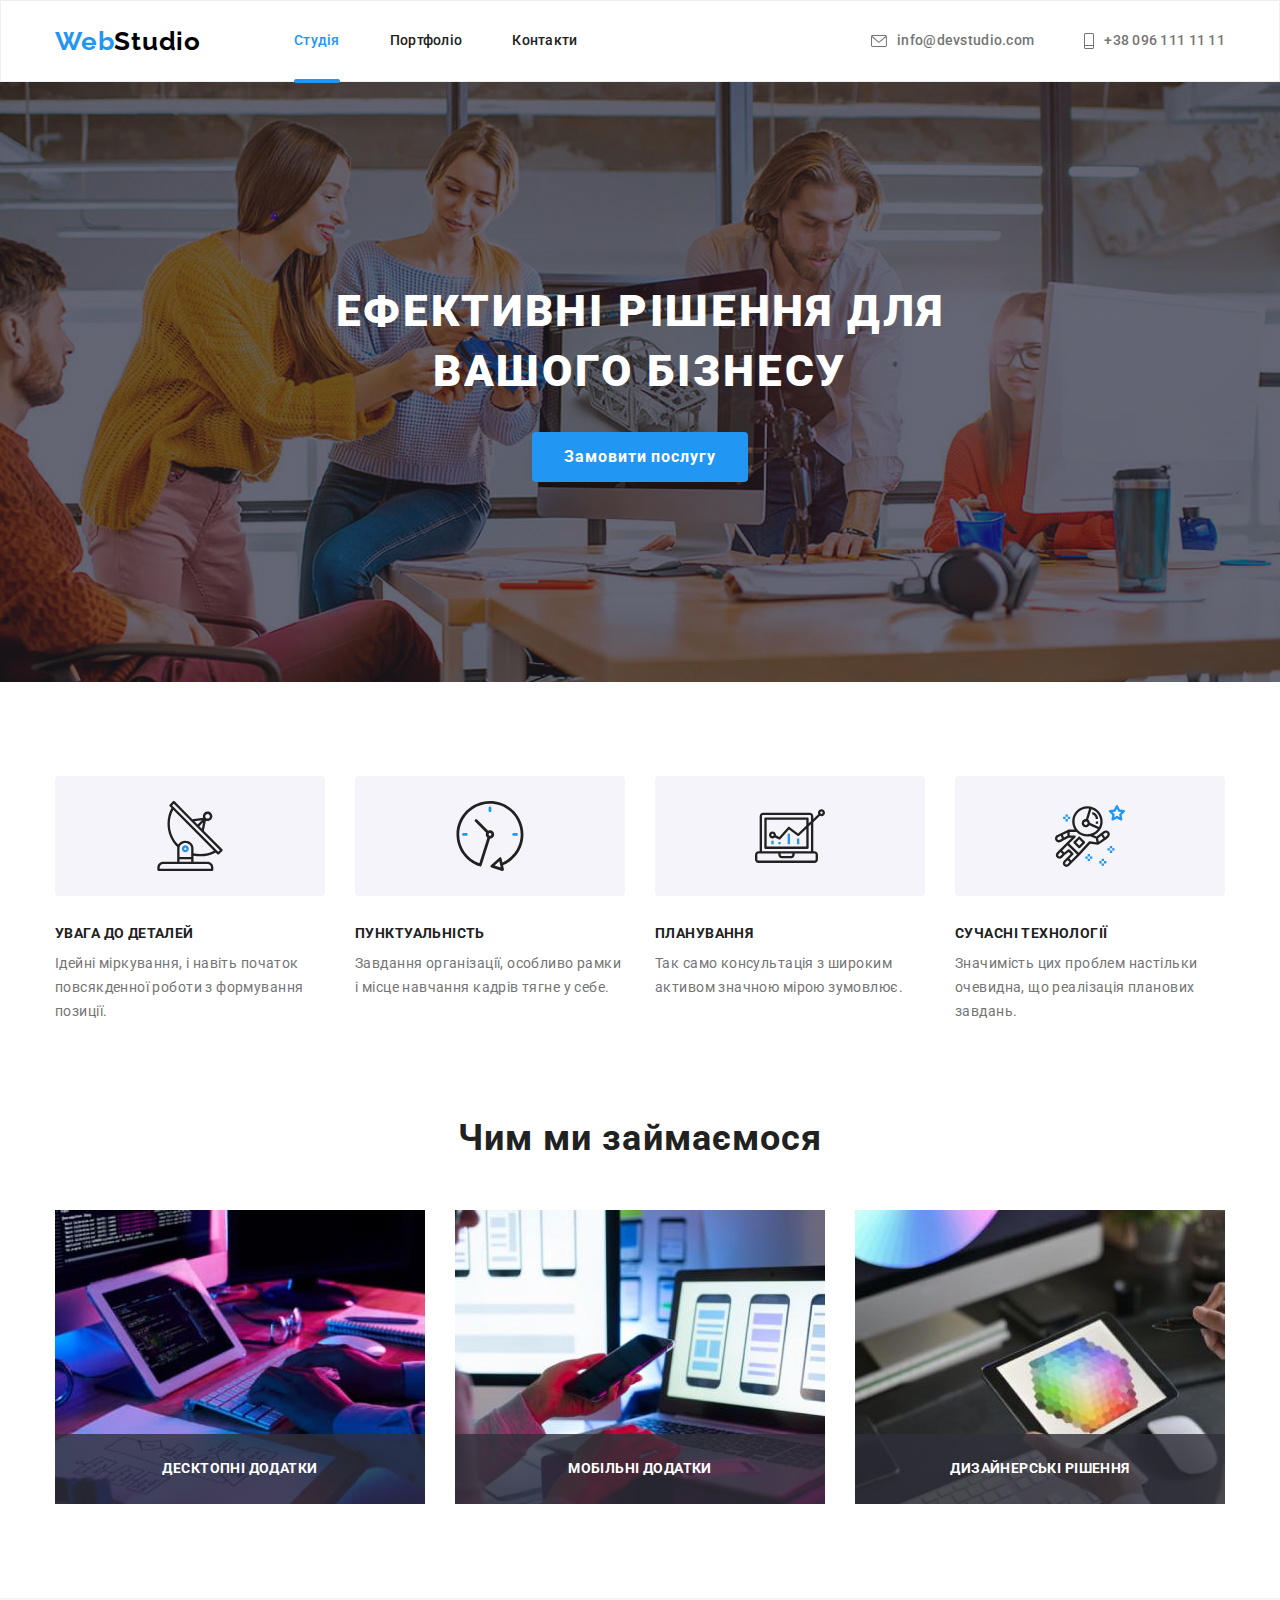
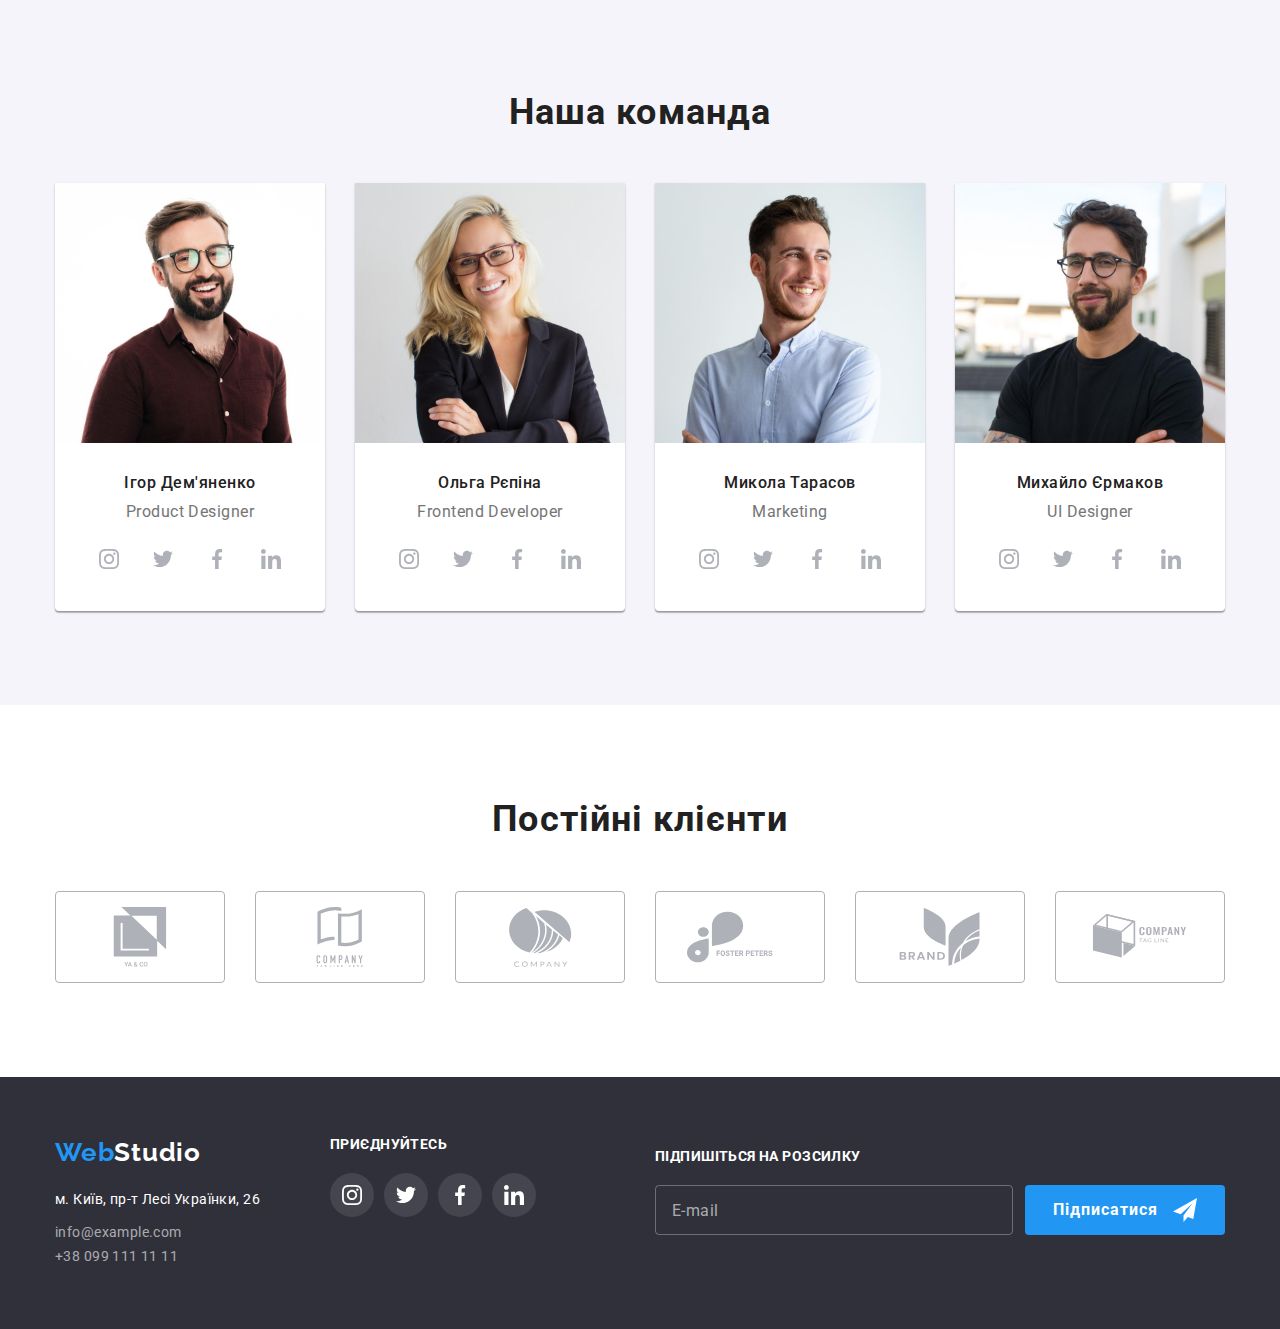
<file: index.html>
<!DOCTYPE html>
<html lang="uk">
  <head>
    <meta charset="UTF-8" />
    <meta http-equiv="X-UA-Compatible" content="IE=edge" />
    <meta name="viewport" content="width=device-width, initial-scale=1.0" />
    <title>WebStudio</title>
    <link rel="preconnect" href="https://fonts.googleapis.com" />
    <link rel="preconnect" href="https://fonts.gstatic.com" crossorigin />
    <link
      href="https://fonts.googleapis.com/css2?family=Raleway:wght@700&family=Roboto:wght@400;500;700;900&display=swap"
      rel="stylesheet"
    />
    <link rel="stylesheet" href="./css/main.min.css" />
  </head>
  <body class="page">
    <!--Шапка сайту-->
    <header class="page-header">
      <div class="container">
        <div class="page-header__box">
          <nav class="site-nav">
            <a href="./" lang="en" class="logo link"
              >Web<span class="page-header__logo">Studio</span></a
            >
            <ul class="site-nav__list list">
              <li class="site-nav__item">
                <a href="" class="site-nav__link site-nav__link--current link"
                  >Студія</a
                >
              </li>
              <li class="site-nav__item">
                <a href="./portfolio.html" class="site-nav__link link"
                  >Портфоліо</a
                >
              </li>
              <li class="site-nav__item">
                <a href="" class="site-nav__link link">Контакти</a>
              </li>
            </ul>
          </nav>
          <ul class="header-contacts__list list">
            <li class="header-contacts__item">
              <a
                href="mailto:info@devstudio.com"
                class="header-contacts__link link"
                ><svg class="header-contacts__icon" width="16" height="12">
                  <use href="./images/sprite.svg#icon-mail"></use>
                </svg>
                info@devstudio.com</a
              >
            </li>
            <li class="header-contacts__item">
              <a href="tel:+380961111111" class="header-contacts__link link"
                ><svg class="header-contacts__icon" width="10" height="16">
                  <use href="./images/sprite.svg#icon-tel"></use>
                </svg>
                +38 096 111 11 11</a
              >
            </li>
          </ul>
        </div>
        <div class="mob-menu-box">
          <a href="./" lang="en" class="logo link"
            >Web<span class="page-header__logo">Studio</span></a
          >
          <button type="button" class="menu-open">
            <svg
              class="mob-menu__icon--menu"
              aria-label="Перемикач мобільного меню"
            >
              <use href="./images/sprite.svg#icon-menu"></use>
            </svg>
          </button>
        </div>
      </div>
      <div class="mob-menu is-hidden">
        <div class="container">
          <div class="mob-menu__top">
            <button type="button" class="menu-close">
              <svg
                class="mob-menu__icon--cross"
                aria-label="Перемикач мобільного меню"
              >
                <use href="./images/sprite.svg#icon-X"></use>
              </svg>
            </button>
            <nav class="mob-nav">
              <ul class="mob-nav__list list">
                <li class="mob-nav__item">
                  <a href="./index.html" class="mob-nav__link current link"
                    >Студія</a
                  >
                </li>
                <li class="mob-nav__item">
                  <a href="./portfolio.html" class="mob-nav__link link"
                    >Портфоліо</a
                  >
                </li>
                <li class="mob-nav__item">
                  <a href="" class="mob-nav__link link">Контакти</a>
                </li>
              </ul>
            </nav>
          </div>
          <div class="mob-menu__bottom">
            <ul class="mob-contacts__list list">
              <li class="mob-contacts__item">
                <a href="tel:+380961111111" class="mob-contacts__tel link">
                  +38 096 111 11 11</a
                >
              </li>
              <li class="mob-contacts__item">
                <a
                  href="mailto:info@devstudio.com"
                  class="mob-contacts__mail link"
                >
                  info@devstudio.com</a
                >
              </li>
            </ul>
            <ul class="mob-soc__list">
              <li class="mob-soc__item list">
                <a href="" class="mob-soc__link link">Instagram</a>
              </li>
              <li class="mob-soc__item list">
                <a href="" class="mob-soc__link link">Twitter</a>
              </li>
              <li class="mob-soc__item list">
                <a href="" class="mob-soc__link link">Facebook</a>
              </li>
              <li class="mob-soc__item list">
                <a href="" class="mob-soc__link link">LinkedIn</a>
              </li>
            </ul>
          </div>
        </div>
      </div>
    </header>
    <main>
      <!--Блок-герой-->
      <section class="hero overlay">
        <div class="container">
          <h1 class="hero__title">Ефективні рішення для вашого бізнесу</h1>
          <button type="button" class="hero__btn" data-modal-open>
            Замовити послугу
          </button>
        </div>
      </section>
      <!--Переваги-->
      <section class="benefits section">
        <div class="container">
          <h2 class="benefits__title visually-hidden">Наші переваги</h2>
          <ul class="benefits__list list">
            <li class="benefits__item">
              <div class="benefits__icon-box">
                <svg class="benefits__icon">
                  <use href="./images/sprite.svg#icon-antenna"></use>
                </svg>
              </div>
              <h3 class="benefits__topic">УВАГА ДО ДЕТАЛЕЙ</h3>
              <p class="benefits__text">
                Ідейні міркування, і навіть початок повсякденної роботи з
                формування позиції.
              </p>
            </li>
            <li class="benefits__item">
              <div class="benefits__icon-box">
                <svg class="benefits__icon">
                  <use href="./images/sprite.svg#icon-clock"></use>
                </svg>
              </div>
              <h3 class="benefits__topic">ПУНКТУАЛЬНІСТЬ</h3>
              <p class="benefits__text">
                Завдання організації, особливо рамки і місце навчання кадрів
                тягне у себе.
              </p>
            </li>
            <li class="benefits__item">
              <div class="benefits__icon-box">
                <svg class="benefits__icon">
                  <use href="./images/sprite.svg#icon-diagram"></use>
                </svg>
              </div>
              <h3 class="benefits__topic">ПЛАНУВАННЯ</h3>
              <p class="benefits__text">
                Так само консультація з широким активом значною мірою зумовлює.
              </p>
            </li>
            <li class="benefits__item">
              <div class="benefits__icon-box">
                <svg class="benefits__icon">
                  <use href="./images/sprite.svg#icon-astronaut"></use>
                </svg>
              </div>
              <h3 class="benefits__topic">СУЧАСНІ ТЕХНОЛОГІЇ</h3>
              <p class="benefits__text">
                Значимість цих проблем настільки очевидна, що реалізація
                планових завдань.
              </p>
            </li>
          </ul>
        </div>
      </section>
      <!--Чим займаємось-->
      <section class="work section">
        <div class="container">
          <h2 class="work__title">Чим ми займаємося</h2>
          <ul class="work__list list">
            <li class="work__item">
              <img
                srcset="./images/image1.jpg 1x, ./images/image1-2x.jpg 2x"
                src="./images/image1.jpg"
                alt="Программирование"
                width="370"
                height="294"
              />
              <p class="work__text">Десктопні додатки</p>
            </li>
            <li class="work__item">
              <img
                srcset="./images/image2.jpg 1x, ./images/image2-2x.jpg 2x"
                src="./images/image2.jpg"
                alt="Разработка мобильных приложений"
                width="370"
                height="294"
              />
              <p class="work__text">Мобільні додатки</p>
            </li>
            <li class="work__item">
              <img
                srcset="./images/image3.jpg 1x, ./images/image3-2x.jpg 2x"
                src="./images/image3.jpg"
                alt="Веб-дизайн"
                width="370"
                height="294"
              />
              <p class="work__text">Дизайнерські рішення</p>
            </li>
          </ul>
        </div>
      </section>
      <!--Наша команда-->
      <section class="team section">
        <div class="container">
          <h2 class="team__title">Наша команда</h2>
          <ul class="member__list list">
            <li class="member__item">
              <picture>
                <source
                  srcset="./images/Photo1.jpg 1x, ./images/Photo1-2x.jpg 2x"
                  media="(min-width:1200px)"
                />
                <source
                  srcset="
                    ./images/Photo1-tab.jpg    1x,
                    ./images/Photo1-tab-2x.jpg 2x
                  "
                  media="(min-width:768px)"
                />
                <source
                  srcset="
                    ./images/Photo1-mob.jpg    1x,
                    ./images/Photo1-mob-2x.jpg 2x
                  "
                  media="(max-width:767px)"
                />
                <img
                  class="member__photo"
                  src="./images/Photo1-mob.jpg"
                  alt="Фото Ігор Дем'яненко"
                />
              </picture>
              <div class="member__description">
                <h3 class="member__name">Ігор Дем'яненко</h3>
                <p lang="en" class="member__position">Product Designer</p>
                <ul class="list soc-net__list">
                  <li class="soc-net__item">
                    <a href="" class="soc-net__link link">
                      <svg class="soc-net__icon" width="20" height="20">
                        <use href="./images/sprite.svg#icon-instagram"></use>
                      </svg>
                    </a>
                  </li>
                  <li class="soc-net__item">
                    <a href="" class="soc-net__link link"
                      ><svg class="soc-net__icon" width="20" height="20">
                        <use href="./images/sprite.svg#icon-twitter"></use>
                      </svg>
                    </a>
                  </li>
                  <li class="soc-net__item">
                    <a href="" class="soc-net__link link"
                      ><svg class="soc-net__icon" width="20" height="20">
                        <use href="./images/sprite.svg#icon-facebook"></use>
                      </svg>
                    </a>
                  </li>
                  <li class="soc-net__item">
                    <a href="" class="soc-net__link link"
                      ><svg class="soc-net__icon" width="20" height="20">
                        <use href="./images/sprite.svg#icon-linkedin"></use>
                      </svg>
                    </a>
                  </li>
                </ul>
              </div>
            </li>
            <li class="member__item">
              <picture>
                <source
                  srcset="./images/Photo2.jpg 1x, ./images/Photo2-2x.jpg 2x"
                  media="(min-width:1200px)"
                />
                <source
                  srcset="
                    ./images/Photo2-tab.jpg    1x,
                    ./images/Photo2-tab-2x.jpg 2x
                  "
                  media="(min-width:768px)"
                />
                <source
                  srcset="
                    ./images/Photo2-mob.jpg    1x,
                    ./images/Photo2-mob-2x.jpg 2x
                  "
                  media="(max-width:767px)"
                />
                <img
                  class="member__photo"
                  src="./images/Photo2-mob.jpg"
                  alt="Фото Ігор Дем'яненко"
                />
              </picture>
              <div class="member__description">
                <h3 class="member__name">Ольга Рєпіна</h3>
                <p lang="en" class="member__position">Frontend Developer</p>
                <ul class="list soc-net__list">
                  <li class="soc-net__item">
                    <a href="" class="soc-net__link link"
                      ><svg class="soc-net__icon" width="20" height="20">
                        <use href="./images/sprite.svg#icon-instagram"></use>
                      </svg>
                    </a>
                  </li>
                  <li class="soc-net__item">
                    <a href="" class="soc-net__link link"
                      ><svg class="soc-net__icon" width="20" height="20">
                        <use href="./images/sprite.svg#icon-twitter"></use>
                      </svg>
                    </a>
                  </li>
                  <li class="soc-net__item">
                    <a href="" class="soc-net__link link"
                      ><svg class="soc-net__icon" width="20" height="20">
                        <use href="./images/sprite.svg#icon-facebook"></use>
                      </svg>
                    </a>
                  </li>
                  <li class="soc-net__item">
                    <a href="" class="soc-net__link link"
                      ><svg class="soc-net__icon" width="20" height="20">
                        <use href="./images/sprite.svg#icon-linkedin"></use>
                      </svg>
                    </a>
                  </li>
                </ul>
              </div>
            </li>
            <li class="member__item">
              <picture>
                <source
                  srcset="./images/Photo3.jpg 1x, ./images/Photo3-2x.jpg 2x"
                  media="(min-width:1200px)"
                />
                <source
                  srcset="
                    ./images/Photo3-tab.jpg    1x,
                    ./images/Photo3-tab-2x.jpg 2x
                  "
                  media="(min-width:768px)"
                />
                <source
                  srcset="
                    ./images/Photo3-mob.jpg    1x,
                    ./images/Photo3-mob-2x.jpg 2x
                  "
                  media="(max-width:767px)"
                />
                <img
                  class="member__photo"
                  src="./images/Photo3-mob.jpg"
                  alt="Фото Ігор Дем'яненко"
                />
              </picture>
              <div class="member__description">
                <h3 class="member__name">Микола Тарасов</h3>
                <p lang="en" class="member__position">Marketing</p>
                <ul class="list soc-net__list">
                  <li class="soc-net__item">
                    <a href="" class="soc-net__link link"
                      ><svg class="soc-net__icon" width="20" height="20">
                        <use href="./images/sprite.svg#icon-instagram"></use>
                      </svg>
                    </a>
                  </li>
                  <li class="soc-net__item">
                    <a href="" class="soc-net__link link"
                      ><svg class="soc-net__icon" width="20" height="20">
                        <use href="./images/sprite.svg#icon-twitter"></use>
                      </svg>
                    </a>
                  </li>
                  <li class="soc-net__item">
                    <a href="" class="soc-net__link link"
                      ><svg class="soc-net__icon" width="20" height="20">
                        <use href="./images/sprite.svg#icon-facebook"></use>
                      </svg>
                    </a>
                  </li>
                  <li class="soc-net__item">
                    <a href="" class="soc-net__link link"
                      ><svg class="soc-net__icon" width="20" height="20">
                        <use href="./images/sprite.svg#icon-linkedin"></use>
                      </svg>
                    </a>
                  </li>
                </ul>
              </div>
            </li>
            <li class="member__item">
              <picture>
                <source
                  srcset="./images/Photo4.jpg 1x, ./images/Photo4-2x.jpg 2x"
                  media="(min-width:1200px)"
                />
                <source
                  srcset="
                    ./images/Photo4-tab.jpg    1x,
                    ./images/Photo4-tab-2x.jpg 2x
                  "
                  media="(min-width:768px)"
                />
                <source
                  srcset="
                    ./images/Photo4-mob.jpg    1x,
                    ./images/Photo4-mob-2x.jpg 2x
                  "
                  media="(max-width:767px)"
                />
                <img
                  class="member__photo"
                  src="./images/Photo4-mob.jpg"
                  alt="Фото Ігор Дем'яненко"
                />
              </picture>
              <div class="member__description">
                <h3 class="member__name">Михайло Єрмаков</h3>
                <p lang="en" class="member__position">UI Designer</p>
                <ul class="list soc-net__list">
                  <li class="soc-net__item">
                    <a href="" class="soc-net__link link"
                      ><svg class="soc-net__icon" width="20" height="20">
                        <use href="./images/sprite.svg#icon-instagram"></use>
                      </svg>
                    </a>
                  </li>
                  <li class="soc-net__item">
                    <a href="" class="soc-net__link link"
                      ><svg class="soc-net__icon" width="20" height="20">
                        <use href="./images/sprite.svg#icon-twitter"></use>
                      </svg>
                    </a>
                  </li>
                  <li class="soc-net__item">
                    <a href="" class="soc-net__link link"
                      ><svg class="soc-net__icon" width="20" height="20">
                        <use href="./images/sprite.svg#icon-facebook"></use>
                      </svg>
                    </a>
                  </li>
                  <li class="soc-net__item">
                    <a href="" class="soc-net__link link"
                      ><svg class="soc-net__icon" width="20" height="20">
                        <use href="./images/sprite.svg#icon-linkedin"></use>
                      </svg>
                    </a>
                  </li>
                </ul>
              </div>
            </li>
          </ul>
        </div>
      </section>
      <!-- Постійні клієнти -->
      <section class="clients section">
        <div class="container">
          <h2 class="clients__title">Постійні клієнти</h2>
          <ul class="clients__list list">
            <li class="clients__item">
              <a href="" class="clients__link link"
                ><svg class="clients__icon">
                  <use href="./images/sprite.svg#icon-company1"></use>
                </svg>
              </a>
            </li>
            <li class="clients__item">
              <a href="" class="clients__link link"
                ><svg class="clients__icon">
                  <use href="./images/sprite.svg#icon-company2"></use>
                </svg>
              </a>
            </li>
            <li class="clients__item">
              <a href="" class="clients__link link"
                ><svg class="clients__icon">
                  <use href="./images/sprite.svg#icon-company3"></use>
                </svg>
              </a>
            </li>
            <li class="clients__item">
              <a href="" class="clients__link link"
                ><svg class="clients__icon">
                  <use href="./images/sprite.svg#icon-company4"></use>
                </svg>
              </a>
            </li>
            <li class="clients__item">
              <a href="" class="clients__link link"
                ><svg class="clients__icon">
                  <use href="./images/sprite.svg#icon-company5"></use>
                </svg>
              </a>
            </li>
            <li class="clients__item">
              <a href="" class="clients__link link"
                ><svg class="clients__icon">
                  <use href="./images/sprite.svg#icon-company6"></use>
                </svg>
              </a>
            </li>
          </ul>
        </div>
      </section>
    </main>
    <!--Футер-->
    <footer class="footer">
      <div class="container footer__box">
        <div class="footer__tablet">
          <div>
            <div class="logo__box">
              <a href="./" lang="en" class="logo link"
                >Web<span class="footer__logo">Studio</span></a
              >
            </div>
            <address>
              <p class="footer__adress">м. Київ, пр-т Лесі Українки, 26</p>
              <ul class="list">
                <li>
                  <a
                    href="mailto:info@example.com"
                    class="footer__contacts footer__contacts--mail link"
                    >info@example.com</a
                  >
                </li>
                <li>
                  <a
                    href="tel:+380991111111"
                    class="footer__contacts footer__contacts--tel link"
                    >+38 099 111 11 11</a
                  >
                </li>
              </ul>
            </address>
          </div>
          <div class="join">
            <p class="join__text">приєднуйтесь</p>
            <ul class="join__list list">
              <li class="join__item">
                <a href="" class="join__link link"
                  ><svg class="join__icon" width="20" height="20">
                    <use href="./images/sprite.svg#icon-instagram"></use>
                  </svg>
                </a>
              </li>
              <li class="join__item">
                <a href="" class="join__link link"
                  ><svg class="join__icon" width="20" height="20">
                    <use href="./images/sprite.svg#icon-twitter"></use>
                  </svg>
                </a>
              </li>
              <li class="join__item">
                <a href="" class="join__link link"
                  ><svg class="join__icon" width="20" height="20">
                    <use href="./images/sprite.svg#icon-facebook"></use>
                  </svg>
                </a>
              </li>
              <li class="join__item">
                <a href="" class="join__link link"
                  ><svg class="join__icon" width="20" height="20">
                    <use href="./images/sprite.svg#icon-linkedin"></use>
                  </svg>
                </a>
              </li>
            </ul>
          </div>
        </div>
        <div class="sign">
          <p class="sign__text">Підпишіться на розсилку</p>
          <form class="sign__form">
            <input
              type="text"
              name="sign"
              placeholder="E-mail"
              class="sign__input"
            />
            <button type="submit" class="sign__btn">
              Підписатися
              <span
                ><svg class="sign__icon" width="24" height="24">
                  <use href="./images/sprite.svg#icon-send"></use>
                </svg>
              </span>
            </button>
          </form>
        </div>
      </div>
    </footer>
    <!-- Модальне вікно -->
    <div class="backdrop is-hidden" data-modal>
      <div class="modal__window">
        <button type="button" class="modal__close" data-modal-close>
          <svg class="modal__icon-X">
            <use href="./images/sprite.svg#icon-X"></use>
          </svg>
        </button>
        <p class="modal__title">Залиште свої дані, ми вам передзвонимо</p>
        <form class="modal__form" autocomplete="off">
          <div class="form-field">
            <label for="name" class="form-field__label">Ім'я</label>
            <div class="form-field__box">
              <input
                type="text"
                name="name"
                id="name"
                required
                class="form-field__input"
              />
              <svg class="form-field__icon" width="18" height="18">
                <use href="./images/sprite.svg#icon-person"></use>
              </svg>
            </div>
          </div>
          <div class="form-field">
            <label for="tel" class="form-field__label">Телефон</label>
            <div class="form-field__box">
              <input
                type="tel"
                name="tel"
                id="tel"
                required
                class="form-field__input"
              />
              <svg class="form-field__icon" width="18" height="18">
                <use href="./images/sprite.svg#icon-phone"></use>
              </svg>
            </div>
          </div>
          <div class="form-field">
            <label for="mail" class="form-field__label">Пошта</label>
            <div class="form-field__box">
              <input
                type="email"
                name="mail"
                id="mail"
                required
                class="form-field__input"
              />
              <svg class="form-field__icon" width="18" height="18">
                <use href="./images/sprite.svg#icon-email"></use>
              </svg>
            </div>
          </div>
          <div class="form-field">
            <label for="comment" class="form-field__label">Коментар</label>
            <textarea
              name="comment"
              id="comment"
              rows="5"
              placeholder="Введіть текст"
              class="form-field__comment"
            ></textarea>
          </div>
          <div class="check">
            <input
              type="checkbox"
              name="policy"
              id="policy"
              value="true"
              class="check__mark visually-hidden"
            />
            <label for="policy" class="check__label">
              <span
                ><svg class="check__icon" width="11" height="8">
                  <use href="./images/sprite.svg#icon-check"></use>
                </svg>
              </span>
              Погоджуюся з розсилкою та приймаю
              <a href="" class="check__link link">Умови договору</a></label
            >
          </div>
          <button type="submit" class="confirm-btn">Відправити</button>
        </form>
      </div>
    </div>
    <script src="./js/modal.js"></script>
    <script src="./js/menu.js"></script>
  </body>
</html>
</file>
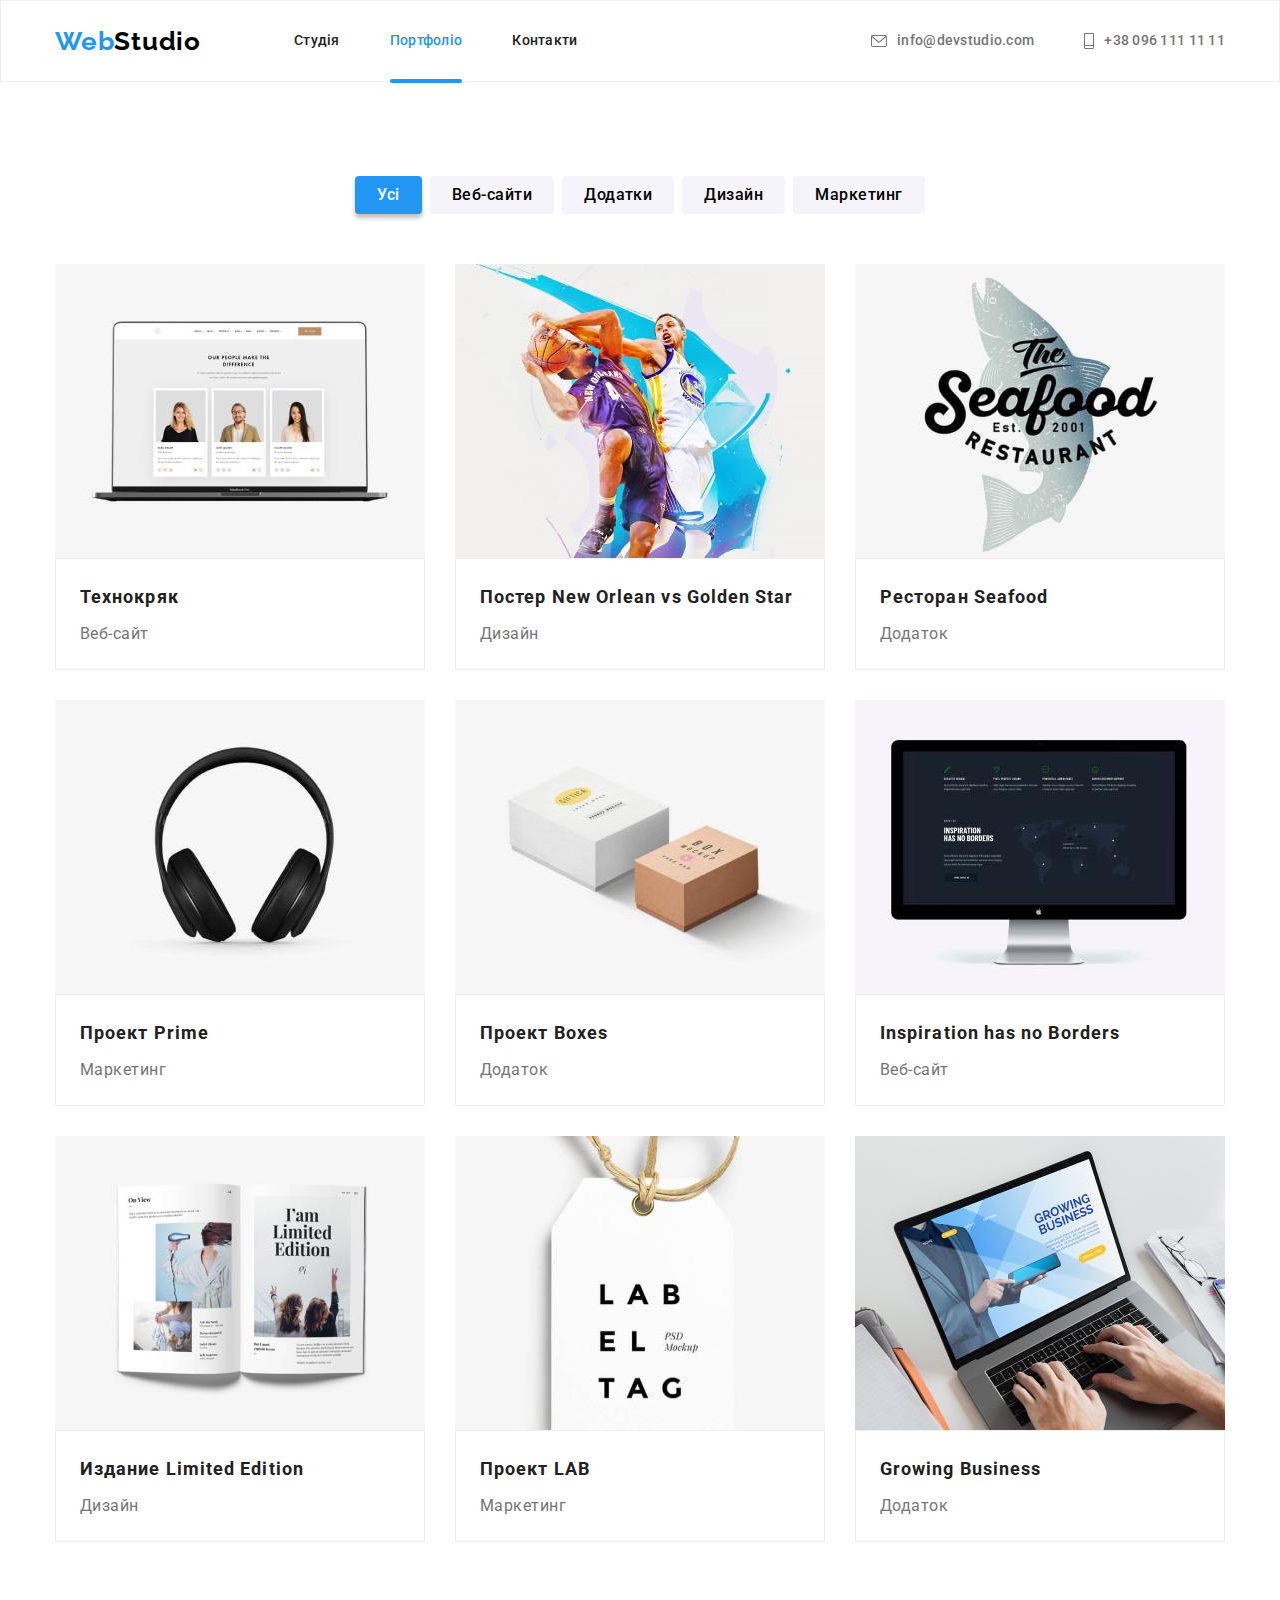
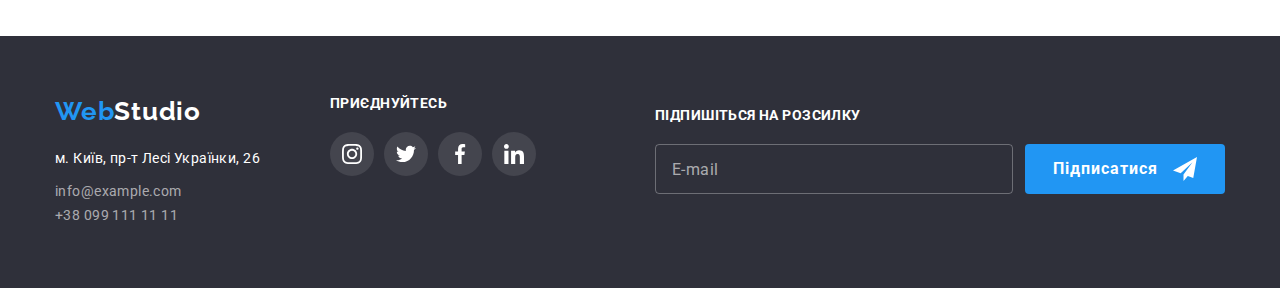
<file: portfolio.html>
<!DOCTYPE html>
<html lang="uk">
  <head>
    <meta charset="UTF-8" />
    <meta http-equiv="X-UA-Compatible" content="IE=edge" />
    <meta name="viewport" content="width=device-width, initial-scale=1.0" />
    <title>WebStudio</title>
    <link rel="preconnect" href="https://fonts.googleapis.com" />
    <link rel="preconnect" href="https://fonts.gstatic.com" crossorigin />
    <link
      href="https://fonts.googleapis.com/css2?family=Raleway:wght@700&family=Roboto:wght@400;500;700;900&display=swap"
      rel="stylesheet"
    />
    <link rel="stylesheet" href="./css/main.min.css" />
  </head>
  <body class="page">
    <!--Шапка сайта-->
    <header class="page-header">
      <div class="container">
        <div class="page-header__box">
          <nav class="site-nav">
            <a href="./" lang="en" class="logo link"
              >Web<span class="page-header__logo">Studio</span></a
            >
            <ul class="site-nav__list list">
              <li class="site-nav__item">
                <a href="./index.html" class="site-nav__link link">Студія</a>
              </li>
              <li class="site-nav__item">
                <a href="" class="site-nav__link site-nav__link--current link"
                  >Портфоліо</a
                >
              </li>
              <li class="site-nav__item">
                <a href="" class="site-nav__link link">Контакти</a>
              </li>
            </ul>
          </nav>
          <ul class="header-contacts__list list">
            <li class="header-contacts__item">
              <a
                href="mailto:info@devstudio.com"
                class="header-contacts__link link"
                ><svg class="header-contacts__icon mail">
                  <use href="./images/sprite.svg#icon-mail"></use>
                </svg>
                info@devstudio.com</a
              >
            </li>
            <li class="header-contacts__item">
              <a href="tel:+380961111111" class="header-contacts__link link"
                ><svg class="header-contacts__icon tel">
                  <use href="./images/sprite.svg#icon-tel"></use>
                </svg>
                +38 096 111 11 11</a
              >
            </li>
          </ul>
        </div>
        <div class="mob-menu-box">
          <a href="./" lang="en" class="logo link"
            >Web<span class="page-header__logo">Studio</span></a
          >
          <button type="button" class="menu-open">
            <svg
              class="mob-menu__icon--menu"
              aria-label="Перемикач мобільного меню"
            >
              <use href="./images/sprite.svg#icon-menu"></use>
            </svg>
          </button>
        </div>
      </div>
      <div class="mob-menu is-hidden">
        <div class="container">
          <div class="mob-menu__top">
            <button type="button" class="menu-close">
              <svg
                class="mob-menu__icon--cross"
                aria-label="Перемикач мобільного меню"
              >
                <use href="./images/sprite.svg#icon-X"></use>
              </svg>
            </button>
            <nav class="mob-nav">
              <ul class="mob-nav__list list">
                <li class="mob-nav__item">
                  <a href="./index.html" class="mob-nav__link link">Студія</a>
                </li>
                <li class="mob-nav__item">
                  <a href="" class="mob-nav__link current link">Портфоліо</a>
                </li>
                <li class="mob-nav__item">
                  <a href="" class="mob-nav__link link">Контакти</a>
                </li>
              </ul>
            </nav>
          </div>
          <div class="mob-menu__bottom">
            <ul class="mob-contacts__list list">
              <li class="mob-contacts__item">
                <a href="tel:+380961111111" class="mob-contacts__tel link">
                  +38 096 111 11 11</a
                >
              </li>
              <li class="mob-contacts__item">
                <a
                  href="mailto:info@devstudio.com"
                  class="mob-contacts__mail link"
                >
                  info@devstudio.com</a
                >
              </li>
            </ul>
            <ul class="mob-soc__list">
              <li class="mob-soc__item list">
                <a href="" class="mob-soc__link link">Instagram</a>
              </li>
              <li class="mob-soc__item list">
                <a href="" class="mob-soc__link link">Twitter</a>
              </li>
              <li class="mob-soc__item list">
                <a href="" class="mob-soc__link link">Facebook</a>
              </li>
              <li class="mob-soc__item list">
                <a href="" class="mob-soc__link link">LinkedIn</a>
              </li>
            </ul>
          </div>
        </div>
      </div>
    </header>
    <main>
      <section class="section">
        <div class="container">
          <h1 class="portfolio__title visually-hidden">Портфоліо</h1>
          <ul class="filter__list list">
            <li class="filter__item">
              <button type="button" class="filter__btn filter__btn--current">
                Усі
              </button>
            </li>
            <li class="filter__item">
              <button type="button" class="filter__btn">Веб-сайти</button>
            </li>
            <li class="filter__item">
              <button type="button" class="filter__btn">Додатки</button>
            </li>
            <li class="filter__item">
              <button type="button" class="filter__btn">Дизайн</button>
            </li>
            <li class="filter__item">
              <button type="button" class="filter__btn">Маркетинг</button>
            </li>
          </ul>
          <ul class="example__list list">
            <li class="example__item">
              <a href="" class="example__link link">
                <div class="example__thumb">
                  <picture>
                    <source
                      srcset="
                        ./images/technokrak.jpg    1x,
                        ./images/technokrak-2x.jpg 2x
                      "
                      media="(min-width:1200px)"
                    />
                    <source
                      srcset="
                        ./images/technokrak-tab.jpg    1x,
                        ./images/technokrak-tab-2x.jpg 2x
                      "
                      media="(min-width:768px)"
                    />
                    <source
                      srcset="
                        ./images/technokrak-mob.jpg    1x,
                        ./images/technokrak-mob-2x.jpg 2x
                      "
                      media="(max-width:767px)"
                    />
                    <img
                      class="example__img"
                      src="./images/technokrak-mob.jpg"
                      alt="Ноутбук"
                    />
                  </picture>
                  <p class="example__overlay">
                    Ресурс пропонує комплексні пропозиції з різним рівнем
                    функціоналу та сервісів. Все це дозволить відвідувачу
                    отримати вичерпні відомості про компанію чи приватну особу.
                  </p>
                </div>
                <div class="example__description">
                  <h2 class="example__title">Технокряк</h2>
                  <p class="example__text">Веб-сайт</p>
                </div>
              </a>
            </li>
            <li class="example__item">
              <a href="" class="example__link link">
                <div class="example__thumb">
                  <picture>
                    <source
                      srcset="
                        ./images/New-Orlean.jpg    1x,
                        ./images/New-Orlean-2x.jpg 2x
                      "
                      media="(min-width:1200px)"
                    />
                    <source
                      srcset="
                        ./images/New-Orlean-tab.jpg    1x,
                        ./images/New-Orlean-tab-2x.jpg 2x
                      "
                      media="(min-width:768px)"
                    />
                    <source
                      srcset="
                        ./images/New-Orlean-mob.jpg    1x,
                        ./images/New-Orlean-mob-2x.jpg 2x
                      "
                      media="(max-width:767px)"
                    />
                    <img
                      class="example__img"
                      src="./images/New-Orlean-mob.jpg"
                      alt="Постер New Orlean vs Golden Star"
                    />
                  </picture>
                  <p class="example__overlay">
                    Ресурс пропонує комплексні пропозиції з різним рівнем
                    функціоналу та сервісів. Все це дозволить відвідувачу
                    отримати вичерпні відомості про компанію чи приватну особу.
                  </p>
                </div>
                <div class="example__description">
                  <h2 class="example__title">
                    Постер <span lang="en">New Orlean vs Golden Star</span>
                  </h2>
                  <p class="example__text">Дизайн</p>
                </div>
              </a>
            </li>
            <li class="example__item">
              <a href="" class="example__link link">
                <div class="example__thumb">
                  <picture>
                    <source
                      srcset="
                        ./images/seafood.jpg    1x,
                        ./images/seafood-2x.jpg 2x
                      "
                      media="(min-width:1200px)"
                    />
                    <source
                      srcset="
                        ./images/seafood-tab.jpg    1x,
                        ./images/seafood-tab-2x.jpg 2x
                      "
                      media="(min-width:768px)"
                    />
                    <source
                      srcset="
                        ./images/seafood-mob.jpg    1x,
                        ./images/seafood-mob-2x.jpg 2x
                      "
                      media="(max-width:767px)"
                    />
                    <img
                      class="example__img"
                      src="./images/seafood-mob.jpg"
                      alt="Логотип ресторана Seafood"
                    />
                  </picture>
                  <p class="example__overlay">
                    Ресурс пропонує комплексні пропозиції з різним рівнем
                    функціоналу та сервісів. Все це дозволить відвідувачу
                    отримати вичерпні відомості про компанію чи приватну особу.
                  </p>
                </div>
                <div class="example__description">
                  <h2 class="example__title">
                    Ресторан <span lang="en">Seafood</span>
                  </h2>
                  <p class="example__text">Додаток</p>
                </div>
              </a>
            </li>
            <li class="example__item">
              <a href="" class="example__link link">
                <div class="example__thumb">
                  <picture>
                    <source
                      srcset="./images/prime.jpg 1x, ./images/prime-2x.jpg 2x"
                      media="(min-width:1200px)"
                    />
                    <source
                      srcset="
                        ./images/prime-tab.jpg    1x,
                        ./images/prime-tab-2x.jpg 2x
                      "
                      media="(min-width:768px)"
                    />
                    <source
                      srcset="
                        ./images/prime-mob.jpg    1x,
                        ./images/prime-mob-2x.jpg 2x
                      "
                      media="(max-width:767px)"
                    />
                    <img
                      class="example__img"
                      src="./images/prime-mob.jpg"
                      alt="Зображення навушників"
                    />
                  </picture>
                  <p class="example__overlay">
                    Ресурс пропонує комплексні пропозиції з різним рівнем
                    функціоналу та сервісів. Все це дозволить відвідувачу
                    отримати вичерпні відомості про компанію чи приватну особу.
                  </p>
                </div>
                <div class="example__description">
                  <h2 class="example__title">
                    Проект <span lang="en">Prime</span>
                  </h2>
                  <p class="example__text">Маркетинг</p>
                </div>
              </a>
            </li>
            <li class="example__item">
              <a href="" class="example__link link">
                <div class="example__thumb">
                  <picture>
                    <source
                      srcset="./images/boxes.jpg 1x, ./images/boxes-2x.jpg 2x"
                      media="(min-width:1200px)"
                    />
                    <source
                      srcset="
                        ./images/boxes-tab.jpg    1x,
                        ./images/boxes-tab-2x.jpg 2x
                      "
                      media="(min-width:768px)"
                    />
                    <source
                      srcset="
                        ./images/boxes-mob.jpg    1x,
                        ./images/boxes-mob-2x.jpg 2x
                      "
                      media="(max-width:767px)"
                    />
                    <img
                      class="example__img"
                      src="./images/boxes-mob.jpg"
                      alt="Зображення двох коробок"
                    />
                  </picture>
                  <p class="example__overlay">
                    Ресурс пропонує комплексні пропозиції з різним рівнем
                    функціоналу та сервісів. Все це дозволить відвідувачу
                    отримати вичерпні відомості про компанію чи приватну особу.
                  </p>
                </div>
                <div class="example__description">
                  <h2 class="example__title">
                    Проект <span lang="en">Boxes</span>
                  </h2>
                  <p class="example__text">Додаток</p>
                </div>
              </a>
            </li>
            <li class="example__item">
              <a href="" class="example__link link">
                <div class="example__thumb">
                  <picture>
                    <source
                      srcset="
                        ./images/inspiration.jpg    1x,
                        ./images/inspiration-2x.jpg 2x
                      "
                      media="(min-width:1200px)"
                    />
                    <source
                      srcset="
                        ./images/inspiration-tab.jpg    1x,
                        ./images/inspiration-tab-2x.jpg 2x
                      "
                      media="(min-width:768px)"
                    />
                    <source
                      srcset="
                        ./images/inspiration-mob.jpg    1x,
                        ./images/inspiration-mob-2x.jpg 2x
                      "
                      media="(max-width:767px)"
                    />
                    <img
                      class="example__img"
                      src="./images/inspiration-mob.jpg"
                      alt="Монітор"
                    />
                  </picture>
                  <p class="example__overlay">
                    Ресурс пропонує комплексні пропозиції з різним рівнем
                    функціоналу та сервісів. Все це дозволить відвідувачу
                    отримати вичерпні відомості про компанію чи приватну особу.
                  </p>
                </div>
                <div class="example__description">
                  <h2 lang="en" class="example__title">
                    Inspiration has no Borders
                  </h2>
                  <p class="example__text">Веб-сайт</p>
                </div>
              </a>
            </li>
            <li class="example__item">
              <a href="" class="example__link link">
                <div class="example__thumb">
                  <picture>
                    <source
                      srcset="
                        ./images/limited-edition.jpg    1x,
                        ./images/limited-edition-2x.jpg 2x
                      "
                      media="(min-width:1200px)"
                    />
                    <source
                      srcset="
                        ./images/limited-edition-tab.jpg    1x,
                        ./images/limited-edition-tab-2x.jpg 2x
                      "
                      media="(min-width:768px)"
                    />
                    <source
                      srcset="
                        ./images/limited-edition-mob.jpg    1x,
                        ./images/limited-edition-mob-2x.jpg 2x
                      "
                      media="(max-width:767px)"
                    />
                    <img
                      class="example__img"
                      src="./images/limited-edition-mob.jpg"
                      alt="Журнал Limited Edition"
                    />
                  </picture>
                  <p class="example__overlay">
                    Ресурс пропонує комплексні пропозиції з різним рівнем
                    функціоналу та сервісів. Все це дозволить відвідувачу
                    отримати вичерпні відомості про компанію чи приватну особу.
                  </p>
                </div>
                <div class="example__description">
                  <h2 class="example__title">
                    Издание <span lang="en">Limited Edition</span>
                  </h2>
                  <p class="example__text">Дизайн</p>
                </div>
              </a>
            </li>
            <li class="example__item">
              <a href="" class="example__link link">
                <div class="example__thumb">
                  <picture>
                    <source
                      srcset="./images/lab.jpg 1x, ./images/lab-2x.jpg 2x"
                      media="(min-width:1200px)"
                    />
                    <source
                      srcset="
                        ./images/lab-tab.jpg    1x,
                        ./images/lab-tab-2x.jpg 2x
                      "
                      media="(min-width:768px)"
                    />
                    <source
                      srcset="
                        ./images/lab-mob.jpg    1x,
                        ./images/lab-mob-2x.jpg 2x
                      "
                      media="(max-width:767px)"
                    />
                    <img
                      class="example__img"
                      src="./images/lab-mob.jpg"
                      alt="Бирка LAB"
                    />
                  </picture>
                  <p class="example__overlay">
                    Ресурс пропонує комплексні пропозиції з різним рівнем
                    функціоналу та сервісів. Все це дозволить відвідувачу
                    отримати вичерпні відомості про компанію чи приватну особу.
                  </p>
                </div>
                <div class="example__description">
                  <h2 class="example__title">
                    Проект <span lang="EN">LAB</span>
                  </h2>
                  <p class="example__text">Маркетинг</p>
                </div>
              </a>
            </li>
            <li class="example__item">
              <a href="" class="example__link link">
                <div class="example__thumb">
                  <picture>
                    <source
                      srcset="
                        ./images/growing-business.jpg    1x,
                        ./images/growing-business-2x.jpg 2x
                      "
                      media="(min-width:1200px)"
                    />
                    <source
                      srcset="
                        ./images/growing-business-tab.jpg    1x,
                        ./images/growing-business-tab-2x.jpg 2x
                      "
                      media="(min-width:768px)"
                    />
                    <source
                      srcset="
                        ./images/growing-business-mob.jpg    1x,
                        ./images/growing-business-mob-2x.jpg 2x
                      "
                      media="(max-width:767px)"
                    />
                    <img
                      class="example__img"
                      src="./images/growing-business-mob.jpg"
                      alt="Работа за ноутбуком"
                    />
                  </picture>
                  <p class="example__overlay">
                    Ресурс пропонує комплексні пропозиції з різним рівнем
                    функціоналу та сервісів. Все це дозволить відвідувачу
                    отримати вичерпні відомості про компанію чи приватну особу.
                  </p>
                </div>
                <div class="example__description">
                  <h2 lang="en" class="example__title">Growing Business</h2>
                  <p class="example__text">Додаток</p>
                </div>
              </a>
            </li>
          </ul>
        </div>
      </section>
    </main>
    <!--Футер-->
    <footer class="footer">
      <div class="container footer__box">
        <div class="footer__tablet">
          <div>
            <div class="logo__box">
              <a href="./" lang="en" class="logo link"
                >Web<span class="footer__logo">Studio</span></a
              >
            </div>
            <address>
              <p class="footer__adress">м. Київ, пр-т Лесі Українки, 26</p>
              <ul class="list">
                <li>
                  <a
                    href="mailto:info@example.com"
                    class="footer__contacts footer__contacts--mail link"
                    >info@example.com</a
                  >
                </li>
                <li>
                  <a href="tel:+380991111111" class="footer__contacts link"
                    >+38 099 111 11 11</a
                  >
                </li>
              </ul>
            </address>
          </div>
          <div class="join">
            <p class="join__text">приєднуйтесь</p>
            <ul class="list join__list">
              <li class="join__item">
                <a href="" class="join__link link"
                  ><svg class="join__icon" width="20" height="20">
                    <use href="./images/sprite.svg#icon-instagram"></use>
                  </svg>
                </a>
              </li>
              <li class="join__item">
                <a href="" class="join__link link"
                  ><svg class="join__icon" width="20" height="20">
                    <use href="./images/sprite.svg#icon-twitter"></use>
                  </svg>
                </a>
              </li>
              <li class="join__item">
                <a href="" class="join__link link"
                  ><svg class="join__icon" width="20" height="20">
                    <use href="./images/sprite.svg#icon-facebook"></use>
                  </svg>
                </a>
              </li>
              <li class="join__item">
                <a href="" class="join__link link"
                  ><svg class="join__icon" width="20" height="20">
                    <use href="./images/sprite.svg#icon-linkedin"></use>
                  </svg>
                </a>
              </li>
            </ul>
          </div>
        </div>
        <div class="sign">
          <p class="sign__text">Підпишіться на розсилку</p>
          <form class="sign__form">
            <input
              type="text"
              name="sign"
              placeholder="E-mail"
              class="sign__input"
            />
            <button type="submit" class="sign__btn">
              Підписатися
              <span
                ><svg class="sign__icon" width="24" height="24">
                  <use href="./images/sprite.svg#icon-send"></use>
                </svg>
              </span>
            </button>
          </form>
        </div>
      </div>
    </footer>
    <script src="./js/menu.js"></script>
  </body>
</html>
</file>
<file: css/main.min.css>
/*! modern-normalize v1.1.0 | MIT License | https://github.com/sindresorhus/modern-normalize */*,::before,::after{box-sizing:border-box}html{line-height:1.15;-webkit-text-size-adjust:100%;-moz-tab-size:4;tab-size:4}body{margin:0;font-family:system-ui,-apple-system,"Segoe UI",Roboto,Helvetica,Arial,sans-serif,"Apple Color Emoji","Segoe UI Emoji"}hr{height:0;color:inherit}abbr[title]{text-decoration:underline dotted}b,strong{font-weight:bolder}code,kbd,samp,pre{font-family:ui-monospace,SFMono-Regular,Consolas,"Liberation Mono",Menlo,monospace;font-size:1em}small{font-size:80%}sub,sup{font-size:75%;line-height:0;position:relative;vertical-align:baseline}sub{bottom:-0.25em}sup{top:-0.5em}table{text-indent:0;border-color:inherit}button,input,optgroup,select,textarea{font-family:inherit;font-size:100%;line-height:1.15;margin:0}button,select{text-transform:none}button,[type=button],[type=reset],[type=submit]{-webkit-appearance:button}::-moz-focus-inner{border-style:none;padding:0}:-moz-focusring{outline:1px dotted ButtonText}:-moz-ui-invalid{box-shadow:none}legend{padding:0}progress{vertical-align:baseline}::-webkit-inner-spin-button,::-webkit-outer-spin-button{height:auto}[type=search]{-webkit-appearance:textfield;outline-offset:-2px}::-webkit-search-decoration{-webkit-appearance:none}::-webkit-file-upload-button{-webkit-appearance:button;font:inherit}summary{display:list-item}body{font-family:"Roboto",sans-serif;color:#212121;background-color:#fff}.no-scroll{overflow:hidden}.page-header{border:1px solid #eee}.hero,.footer{background-color:#2f303a}.section{padding:60px 0}@media screen and (min-width: 1200px){.section{padding:94px 0}}h1,h2,h3,p{margin:0}img{display:block;height:auto;max-width:100%}.list{padding-left:0;margin:0;list-style:none}.link{text-decoration:none}.visually-hidden{position:absolute;white-space:nowrap;width:1px;height:1px;overflow:hidden;border:0;padding:0;clip:rect(0 0 0 0);clip-path:inset(50%);margin:-1px}.container{width:100%;margin:0 auto;padding:0 15px}@media screen and (min-width: 480px){.container{max-width:480px}}@media screen and (min-width: 768px){.container{max-width:768px}}@media screen and (min-width: 1200px){.container{max-width:1200px}}.logo{font-family:"Raleway",sans-serif;font-weight:700;font-size:24px;line-height:1.16;letter-spacing:.03em;color:#2196f3;padding:16px 0}@media screen and (min-width: 1200px){.logo{font-weight:700;font-size:26px;line-height:1.19;letter-spacing:.03em}.site-nav .logo{padding:24px 0}}.page-header__logo{color:#000}.footer__logo{font-family:"Raleway",sans-serif;font-weight:700;font-size:24px;line-height:1.16;letter-spacing:.03em;color:#fff}@media screen and (min-width: 1200px){.footer__logo{font-weight:700;font-size:26px;line-height:1.19;letter-spacing:.03em}}.mob-menu-box{display:flex;align-content:center}@media screen and (min-width: 768px){.mob-menu-box{display:none}}.page-header{position:relative}.menu-open{display:block;margin-left:auto;width:40px;height:40px;padding:10px 0;border:none;background-color:rgba(0,0,0,0);transition-property:fill;transition-duration:250ms;transition-timing-function:cubic-bezier(0.4, 0, 0.2, 1)}.menu-open:hover,.menu-open:focus{fill:#2196f3}.mob-menu__icon--cross{align-items:center;justify-content:center;height:19px;width:19px}.mob-menu__icon--menu{display:block;align-items:center;justify-content:center;height:40px;width:40px}.mob-menu{position:fixed;z-index:2;width:100vw;height:100vh;background-color:#fff;top:0;padding:48px 0 48px 40px}.mob-menu>.container{display:flex;flex-direction:column;height:100%;justify-content:space-between;overflow:auto}.menu-close{position:absolute;top:10px;right:15px;width:40px;height:40px;padding:0;border:none;background-color:rgba(0,0,0,0);transition-property:fill;transition-duration:250ms;transition-timing-function:cubic-bezier(0.4, 0, 0.2, 1)}.menu-close:hover,.menu-close:focus{fill:#2196f3}.mob-nav__item:not(:last-child){margin-bottom:32px}.mob-nav__link{font-weight:500;font-size:28px;line-height:1.17;letter-spacing:.02em;color:#212121}@media screen and (min-width: 480px){.mob-nav__link{font-weight:500;font-size:40px;line-height:1.17;letter-spacing:.02em}}.current{color:#2196f3}.mob-contacts__item:not(:last-child){margin-bottom:32px}.mob-contacts__tel{font-weight:500;font-size:28px;line-height:1.18;letter-spacing:.02em;color:#2196f3}@media screen and (min-width: 480px){.mob-contacts__tel{font-weight:500;font-size:40px;line-height:1.17;letter-spacing:.02em}}.mob-contacts__mail{font-weight:500;font-size:24px;line-height:1.16;letter-spacing:.02em;color:#757575}.mob-soc__list{margin-top:64px;display:flex;flex-wrap:wrap;gap:10px;padding:0}.mob-soc__item:not(:last-child){padding-right:10px;border-right:1px solid rgba(33,33,33,.2)}.mob-soc__link{font-weight:500;font-size:15px;line-height:1.22;letter-spacing:.02em;text-align:left;color:#2196f3}@media screen and (min-width: 480px){.mob-soc__link{font-weight:500;font-size:18px;line-height:1.22;letter-spacing:.02em;text-align:left}}.page-header__box{display:flex;align-items:center}@media screen and (max-width: 767px){.page-header__box{display:none}}.site-nav{display:flex;align-items:center}.site-nav__list{display:flex;align-items:center;margin-left:93px}.site-nav__link{display:block;font-weight:500;font-size:14px;line-height:1.14;letter-spacing:.02em;padding-top:32px;padding-bottom:32px;color:#212121;transition-property:color;transition-duration:250ms;transition-timing-function:cubic-bezier(0.4, 0, 0.2, 1)}.site-nav__link:hover,.site-nav__link:focus{color:#2196f3}.site-nav__link--current{color:#2196f3;position:relative}.site-nav__link--current::after{content:"";width:100%;height:4px;background-color:#2196f3;display:block;border-radius:2px;position:absolute;bottom:-2px}.site-nav__item{margin-right:50px}.site-nav .site-nav__item:last-child{margin-right:0}.header-contacts__list{margin-left:auto}@media screen and (max-width: 1199px){.header-contacts__list{padding:20px 0}.header-contacts__list:not(:last-child){margin-bottom:12px}}@media screen and (max-width: 1199px){.header-contacts__list .header-contacts__item:not(:last-child){margin-bottom:12px}}@media screen and (min-width: 1200px){.header-contacts__list{display:flex;align-items:center}.header-contacts__list .header-contacts__item+.header-contacts__item{margin-left:50px}}.header-contacts__link{display:flex;align-items:center;font-weight:500;font-size:12px;line-height:1.16;letter-spacing:.02em;color:#757575;transition-property:color;transition-duration:250ms;transition-timing-function:cubic-bezier(0.4, 0, 0.2, 1)}.header-contacts__link:hover,.header-contacts__link:focus{color:#2196f3}@media screen and (min-width: 1200px){.header-contacts__link{font-weight:500;font-size:14px;line-height:1.14;letter-spacing:.02em;color:#757575;padding-top:32px;padding-bottom:32px}}.header-contacts__icon{margin-right:10px;fill:currentColor}.mail{width:14px;height:10px}@media screen and (min-width: 1200px){.mail{width:16px;height:12px}}.tel{width:10px;height:14px}@media screen and (min-width: 1200px){.tel{width:10px;height:16px}}.hero{padding:118px 0;height:400px;max-width:1600px;margin-left:auto;margin-right:auto;background-image:linear-gradient(to right, rgba(47, 48, 58, 0.4), rgba(47, 48, 58, 0.4)),url(../images/hero-mob.jpg);background-repeat:no-repeat;background-size:cover;background-position:center}@media(min-device-pixel-ratio: 2),(min-resolution: 192dpi),(min-resolution: 2dppx){.hero{background-image:linear-gradient(to right, rgba(47, 48, 58, 0.4), rgba(47, 48, 58, 0.4)),url(../images/hero-mob-2x.jpg)}}@media screen and (min-width: 768px){.hero{background-image:linear-gradient(to right, rgba(47, 48, 58, 0.4), rgba(47, 48, 58, 0.4)),url(../images/hero-tab.jpg)}}@media screen and (min-width: 768px)and (min-device-pixel-ratio: 2),screen and (min-width: 768px)and (min-resolution: 192dpi),screen and (min-width: 768px)and (min-resolution: 2dppx){.hero{background-image:linear-gradient(to right, rgba(47, 48, 58, 0.4), rgba(47, 48, 58, 0.4)),url(../images/hero-tab-2x.jpg)}}@media screen and (min-width: 1200px){.hero{height:600px;padding:200px 0;background-image:linear-gradient(to right, rgba(47, 48, 58, 0.4), rgba(47, 48, 58, 0.4)),url(../images/hero-dt.jpg)}}@media screen and (min-width: 1200px)and (min-device-pixel-ratio: 2),screen and (min-width: 1200px)and (min-resolution: 192dpi),screen and (min-width: 1200px)and (min-resolution: 2dppx){.hero{background-image:linear-gradient(to right, rgba(47, 48, 58, 0.4), rgba(47, 48, 58, 0.4)),url(../images/hero-dt-2x.jpg)}}@media screen and (min-width: 480px){.hero .container{width:390px}}@media screen and (min-width: 1200px){.hero .container{width:696px}}.hero__title{font-weight:900;font-size:24px;line-height:1.61;letter-spacing:.06em;text-align:center;text-transform:uppercase;color:#fff;margin-bottom:30px}@media screen and (min-width: 480px){.hero__title{font-weight:900;font-size:26px;line-height:1.61;letter-spacing:.06em;text-align:center}}@media screen and (min-width: 1200px){.hero__title{font-weight:900;font-size:44px;line-height:1.36;letter-spacing:.06em;text-align:center}}.hero__btn{display:flex;align-items:center;font-family:inherit;font-weight:700;font-size:16px;line-height:1.88;letter-spacing:.06em;text-align:center;color:#fff;background-color:#2196f3;cursor:pointer;border-radius:4px;padding:10px 13px;min-width:180px;border:rgba(0,0,0,0);margin:0 auto;transition-property:background-color;transition-duration:250ms;transition-timing-function:cubic-bezier(0.4, 0, 0.2, 1)}@media screen and (min-width: 480px){.hero__btn{padding:10px 24px}}@media screen and (min-width: 1200px){.hero__btn{padding:10px 32px}}@media screen and (min-width: 480px){.hero__btn{min-width:200px}}.hero__btn:hover,.hero__btn:focus{background-color:#188ce8}.work__title,.team__title,.clients__title{font-weight:700;font-size:36px;line-height:1.16;letter-spacing:.03em;text-align:center;margin-bottom:30px}@media screen and (min-width: 1200px){.work__title,.team__title,.clients__title{margin-bottom:50px}}.benefits__icon{width:70px;height:70px}.benefits__icon-box{display:flex;align-items:center;justify-content:center;width:100%;height:120px;margin-bottom:30px;background-color:#f5f4fa;border-radius:4px}.benefits__list{display:flex;flex-direction:column;gap:30px}@media screen and (min-width: 768px){.benefits__list{display:flex;flex-wrap:wrap;flex-direction:row;gap:30px}}.benefits__item{width:100%;gap:30px}@media screen and (min-width: 768px){.benefits__item{flex-basis:calc((100% - 1 * 30px)/2)}}@media screen and (min-width: 1200px){.benefits__item{flex-basis:calc((100% - 3 * 30px)/4)}}.benefits__topic{font-weight:700;font-size:14px;line-height:1.14;letter-spacing:.03em;text-transform:uppercase;margin-bottom:10px;color:#212121;text-align:center}@media screen and (min-width: 768px){.benefits__topic{text-align:left}}.benefits__text{font-size:14px;line-height:1.71;letter-spacing:.03em;color:#757575}.work{padding-top:0}@media screen and (max-width: 1199px){.work{display:none}}.work__list{display:flex;gap:30px}.work__item{position:relative}.work__text{display:flex;align-items:center;justify-content:center;font-weight:700;font-size:14px;line-height:1.14;letter-spacing:.03em;text-align:center;text-transform:uppercase;color:#fff;width:100%;height:70px;background-color:rgba(47,48,58,.8);position:absolute;bottom:0}.team{background-color:#f5f4fa}.member__list{display:flex;flex-wrap:wrap;gap:30px}.member__item{width:100%;background-color:#fff;box-shadow:0px 1px 3px rgba(0,0,0,.12),0px 1px 1px rgba(0,0,0,.14),0px 2px 1px rgba(0,0,0,.2);border-radius:0px 0px 4px 4px}@media screen and (min-width: 768px){.member__item{flex-basis:calc((100% - 1 * 30px)/2)}}@media screen and (min-width: 1200px){.member__item{flex-basis:calc((100% - 3 * 30px)/4)}}.member__name{font-weight:500;font-size:16px;line-height:1.19;letter-spacing:.03em;text-align:center;margin-bottom:10px}.member__description{padding:30px 0 24px 0}@media screen and (min-width: 1200px){.member__description{padding:30px 0}}.member__position{font-size:16px;line-height:1.19;letter-spacing:.03em;text-align:center;color:#757575;margin-bottom:16px}.soc-net__list{display:flex;justify-content:center;gap:10px}.soc-net__link{display:flex;align-items:center;justify-content:center;width:44px;height:44px;border-radius:50%;outline:rgba(0,0,0,0);color:#afb1b8;background-color:#fff;transition-property:color,background-color;transition-duration:250ms;transition-timing-function:cubic-bezier(0.4, 0, 0.2, 1)}.soc-net__link:hover,.soc-net__link:focus{color:#fff;background-color:#2196f3}.soc-net__icon{fill:currentColor}.clients__list{display:flex;flex-wrap:wrap;gap:30px}.clients__item{height:92px;flex-basis:calc((100% - 1 * 30px)/2)}@media screen and (min-width: 768px){.clients__item{flex-basis:calc((100% - 2 * 30px)/3)}}@media screen and (min-width: 1200px){.clients__item{flex-basis:calc((100% - 5 * 30px)/6)}}.clients__link{display:flex;align-items:center;justify-content:center;width:100%;height:100%;outline:rgba(0,0,0,0);border:1px solid #afb1b8;border-radius:4px;color:#afb1b8;transition-property:color,border-color;transition-duration:250ms;transition-timing-function:cubic-bezier(0.4, 0, 0.2, 1)}.clients__link:hover,.clients__link:focus{color:#2196f3;border-color:#2196f3}.clients__icon{width:106px;height:60px;fill:currentColor}.footer__box{text-align:center}@media screen and (min-width: 1200px){.footer__box{display:flex;align-items:baseline;text-align:left}}.logo__box{margin-bottom:20px}.footer{padding:60px 0}@media screen and (min-width: 768px){.footer__tablet{display:flex;justify-content:center;margin-bottom:60px}}@media screen and (min-width: 1200px){.footer__tablet{margin-bottom:0}}.footer__adress{font-style:normal;font-size:14px;line-height:1.71;letter-spacing:.03em;color:#fff;margin-bottom:9px}.footer__contacts{font-style:normal;font-weight:400;font-size:14px;line-height:1.71;letter-spacing:.03em;color:rgba(255,255,255,.6);transition-property:color;transition-duration:250ms;transition-timing-function:cubic-bezier(0.4, 0, 0.2, 1)}.footer__contacts:hover,.footer__contacts:focus{color:#2196f3}.footer__contacts--mail{margin-bottom:9px}.join{margin:60px 0}@media screen and (min-width: 768px){.join{margin:0;margin-left:165px}}@media screen and (min-width: 768px)and (min-width: 1200px){.join{margin-left:70px}}.join__text,.sign__text{font-weight:700;font-size:14px;line-height:1.14;letter-spacing:.03em;text-transform:uppercase;color:#fff;margin-bottom:20px}.join__list{display:flex;justify-content:center;gap:10px}.join__link{display:flex;align-items:center;justify-content:center;width:44px;height:44px;border-radius:50%;outline:rgba(0,0,0,0);color:#fff;background-color:rgba(255,255,255,.1);transition-property:background-color;transition-duration:250ms;transition-timing-function:cubic-bezier(0.4, 0, 0.2, 1)}.join__link:hover,.join__link:focus{background-color:#2196f3}.join__icon{fill:currentColor}.sign{margin-left:auto}@media screen and (min-width: 1200px){.sign__form{display:flex;align-items:center}}.sign__input{width:100%;height:50px;color:#fff;background-color:rgba(0,0,0,0);border:1px solid rgba(255,255,255,.3);border-radius:4px;outline:rgba(0,0,0,0);padding:15px 0 15px 16px;transition-property:border-color;transition-duration:250ms;transition-timing-function:cubic-bezier(0.4, 0, 0.2, 1);color:#fff}@media screen and (min-width: 768px){.sign__input{width:450px}}@media screen and (min-width: 1200px){.sign__input{width:358px;margin-right:12px}}.sign__input:focus{border-color:#2196f3;color:#fff}.sign__input::placeholder{display:flex;align-items:center;font-size:16px;line-height:1.25;letter-spacing:.03em;color:rgba(255,255,255,.6)}.sign__btn{margin:20px auto 0;display:flex;align-items:center;font-family:inherit;font-weight:700;font-size:16px;line-height:1.88;letter-spacing:.06em;text-align:center;width:200px;height:50px;padding:10px 28px;color:#fff;background-color:#2196f3;border-radius:4px;border:none;position:relative;transition-property:background-color;transition-duration:250ms;transition-timing-function:cubic-bezier(0.4, 0, 0.2, 1)}@media screen and (min-width: 1200px){.sign__btn{margin:0 0 0 auto}}.sign__btn:hover,.sign__btn:focus{background-color:#188ce8}.sign__icon{position:absolute;top:50%;transform:translateY(-50%);right:28px}.backdrop{position:fixed;top:0;width:100vw;height:100vh;overflow:auto;background-color:rgba(0,0,0,.2);transition-property:opacity,visibility;transition-duration:250ms;transition-timing-function:cubic-bezier(0.4, 0, 0.2, 1)}.modal__window{width:90%;height:auto;padding:10px;border-radius:4px;background-color:#fff;box-shadow:0px 4px 4px rgba(0,0,0,.25);position:absolute;top:50%;left:50%;transform:translate(-50%, -50%)}@media screen and (min-width: 480px){.modal__window{width:450px;height:609px;padding:40px}}@media screen and (min-width: 1200px){.modal__window{width:528px;min-height:581px}}.modal__close{display:block;width:30px;height:30px;border-radius:50%;background-color:#fff;border:1px solid rgba(0,0,0,.1);cursor:pointer;position:absolute;top:8px;right:8px;transition-property:fill;transition-duration:250ms;transition-timing-function:cubic-bezier(0.4, 0, 0.2, 1)}.modal__close:hover,.modal__close:focus{fill:#2196f3}.modal__icon-X{width:11px;height:11px;align-items:center;justify-content:center}.modal__title{font-weight:700;font-size:20px;line-height:1.15;letter-spacing:.03em;text-align:center;color:#212121;margin-bottom:12px}.is-hidden{opacity:0;visibility:hidden;pointer-events:none}.form-field{display:flex;flex-direction:column;margin-top:10px}.form-field__input{width:100%;height:40px;border:1px solid rgba(33,33,33,.2);border-radius:4px;padding:12px 0 12px 42px;outline:rgba(0,0,0,0);transition-property:border-color;transition-duration:250ms;transition-timing-function:cubic-bezier(0.4, 0, 0.2, 1)}.form-field__input:focus{border-color:#2196f3}.form-field__label{font-size:12px;line-height:1.16;letter-spacing:.01em;color:#757575;margin-bottom:4px}.form-field__box{position:relative}.form-field__icon{position:absolute;top:50%;left:12px;transform:translateY(-50%);transition-property:border-color;transition-duration:250ms;transition-timing-function:cubic-bezier(0.4, 0, 0.2, 1);transition-property:fill;transition-duration:250ms;transition-timing-function:cubic-bezier(0.4, 0, 0.2, 1)}.modal-input:focus+.form-field__icon{fill:#2196f3}.form-field__comment{resize:none;width:100%;height:120px;border:1px solid rgba(33,33,33,.2);border-radius:4px;padding:12px 16px;outline:rgba(0,0,0,0);transition-property:border-color;transition-duration:250ms;transition-timing-function:cubic-bezier(0.4, 0, 0.2, 1)}.form-field__comment:focus{border-color:#2196f3}.form-field__comment::placeholder{font-size:12px;line-height:1.16;letter-spacing:.01em;color:rgba(117,117,117,.5)}.check{display:flex;justify-content:center;margin-top:20px}.check__label{display:flex;flex-wrap:wrap;align-items:center;justify-content:center;font-size:12px;line-height:1.16;letter-spacing:.03em;color:#757575}@media screen and (min-width: 1200px){.check__label{font-size:14px;line-height:1.71;letter-spacing:.03em}}.check__label span{width:16px;height:15px;border:2px solid #000;border-radius:2px;margin-right:8px;display:flex;align-items:center;justify-content:center;transition-property:border-color;transition-duration:250ms;transition-timing-function:cubic-bezier(0.4, 0, 0.2, 1)}.check__mark:checked+.check__label span{background-color:#2196f3;border-color:none}.check__mark:focus+.check__label span{border-color:#2196f3}.check__link{display:flex;font-size:12px;line-height:1.16;letter-spacing:.03em;color:#2196f3;margin-left:7px;text-decoration-color:#2196f3;border-bottom:1px solid #2196f3;line-height:.85}@media screen and (min-width: 1200px){.check__link{font-size:14px;line-height:1.71;letter-spacing:.03em}}.check__icon{fill:rgba(0,0,0,0);transition-property:fill;transition-duration:250ms;transition-timing-function:cubic-bezier(0.4, 0, 0.2, 1)}.check__mark:checked+.check__label .check__icon{fill:#fff}.confirm-btn{font-family:inherit;font-weight:700;font-size:16px;line-height:1.88;letter-spacing:.06em;text-align:center;display:block;color:#fff;width:200px;height:50px;background-color:#2196f3;box-shadow:0px 1px 3px rgba(0,0,0,.12),0px 1px 1px rgba(0,0,0,.14),0px 2px 1px rgba(0,0,0,.2);border-radius:4px;cursor:pointer;border:rgba(0,0,0,0);margin:20px auto;fill:rgba(0,0,0,0);transition-property:background-color;transition-duration:250ms;transition-timing-function:cubic-bezier(0.4, 0, 0.2, 1)}@media screen and (min-width: 480px){.confirm-btn{margin:30px auto 0}}.confirm-btn:hover,.confirm-btn:focus{background-color:#188ce8}.filter__list{display:flex;flex-wrap:wrap;gap:8px;margin-bottom:40px}@media screen and (min-width: 768px){.filter__list{justify-content:center;margin-bottom:30px}}@media screen and (min-width: 1200px){.filter__list{margin-bottom:50px}}.filter__btn{display:inline-block;align-items:center;font-family:inherit;font-weight:500;font-size:16px;line-height:1.63;letter-spacing:.03em;text-align:center;background-color:#f5f4fa;cursor:pointer;border-radius:4px;padding:6px 22px;border:rgba(0,0,0,0);transition-property:color,background-color,box-shadow;transition-duration:250ms;transition-timing-function:cubic-bezier(0.4, 0, 0.2, 1)}.filter__btn:hover,.filter__btn:focus,.filter__btn--current{color:#fff;background-color:#2196f3;box-shadow:0px 4px 4px rgba(0,0,0,.25)}.example__list{display:flex;flex-direction:column;gap:30px}@media screen and (min-width: 768px){.example__list{display:flex;flex-wrap:wrap;flex-direction:row;gap:30px}}.example__item{width:100%}@media screen and (min-width: 768px){.example__item{flex-basis:calc((100% - 1 * 30px)/2)}}@media screen and (min-width: 1200px){.example__item{flex-basis:calc((100% - 2 * 30px)/3)}}.example__title{font-weight:700;font-size:18px;line-height:2;letter-spacing:.06em;margin-bottom:4px;color:#212121}.example__thumb{position:relative;overflow:hidden}.example__overlay{font-size:18px;line-height:1.55;letter-spacing:.03em;color:#fff;background-color:rgba(33,150,243,.9);width:100%;height:100%;padding:63px 24px;position:absolute;top:0;left:0;transform:translateY(101%);transition-property:transform;transition-duration:250ms;transition-timing-function:cubic-bezier(0.4, 0, 0.2, 1);overflow:auto}.example__link:hover .example__overlay,.example__link:focus .example__overlay{transform:translateY(0)}.example__description{padding:20px 24px;border:1px solid #eee;flex-grow:1}.example__text{font-size:16px;line-height:1.88;letter-spacing:.03em;color:#757575}.example__link{display:flex;flex-direction:column;height:100%;width:100%;transition-property:box-shadow;transition-duration:250ms;transition-timing-function:cubic-bezier(0.4, 0, 0.2, 1)}.example__link:hover,.example__link:focus{box-shadow:0px 4px 4px rgba(0,0,0,.25)}/*# sourceMappingURL=main.min.css.map */
</file>
